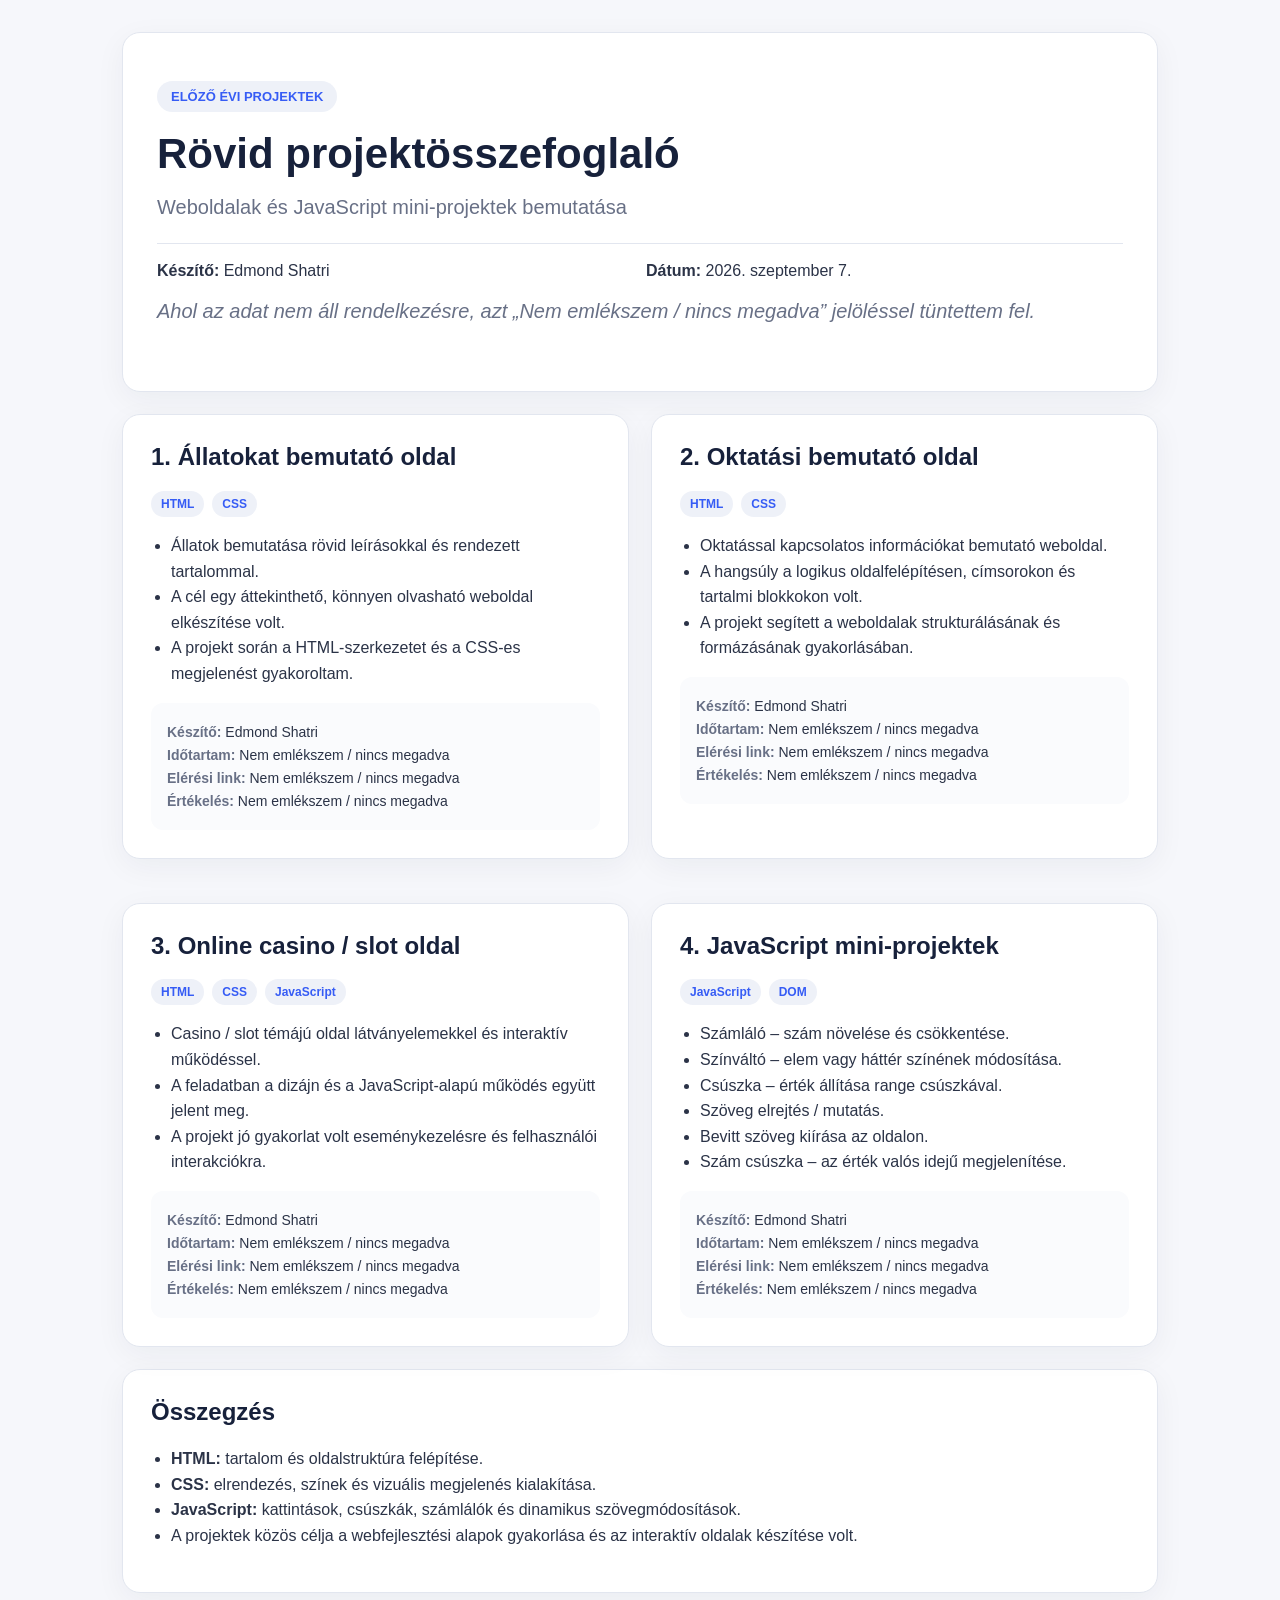
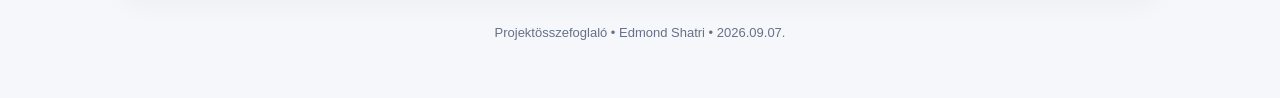
<file: bemutato/index.html>
<!DOCTYPE html>
<html lang="hu">
<head>
<meta charset="UTF-8">
<meta name="viewport" content="width=device-width,initial-scale=1.0">
<title>Projektösszefoglaló – Edmond Shatri</title>
<style>
:root{--blue:#365CF5;--navy:#17213B;--text:#2B3347;--muted:#687086;--bg:#F6F7FB;--card:#fff;--line:#E2E6EF}*{box-sizing:border-box}body{margin:0;font-family:Arial,Helvetica,sans-serif;background:var(--bg);color:var(--text)}main{max-width:1100px;margin:auto;padding:32px}.hero,.card,.summary{background:var(--card);border:1px solid var(--line);border-radius:18px;padding:28px;margin-bottom:22px;box-shadow:0 8px 30px rgba(23,33,59,.05)}.hero{padding:48px 34px}.eyebrow{display:inline-block;background:#EEF1F8;color:var(--blue);font-weight:700;border-radius:999px;padding:8px 14px;font-size:13px}.hero h1{font-size:42px;line-height:1.05;color:var(--navy);margin:20px 0 10px}.hero p{font-size:20px;color:var(--muted)}.meta{margin-top:24px;border-top:1px solid var(--line);padding-top:18px;display:grid;grid-template-columns:repeat(2,minmax(0,1fr));gap:12px}.grid{display:grid;grid-template-columns:repeat(2,minmax(0,1fr));gap:22px}.card h2,.summary h2{color:var(--navy);margin-top:0}.tags{display:flex;gap:8px;flex-wrap:wrap;margin:14px 0}.tag{background:#EEF1F8;color:var(--blue);font-size:12px;font-weight:700;padding:6px 10px;border-radius:999px}.details{background:#FAFBFD;border-radius:12px;padding:14px 16px;margin-top:16px;font-size:14px}.details div{margin:7px 0}.details b{color:var(--muted)}ul{padding-left:20px;line-height:1.6}.note{font-size:13px;color:var(--muted);font-style:italic}.footer{color:var(--muted);text-align:center;font-size:13px;padding:10px 0 26px}@media(max-width:760px){.grid,.meta{grid-template-columns:1fr}.hero h1{font-size:32px}main{padding:18px}}
</style>
</head>
<body>
<main>
<section class="hero">
<span class="eyebrow">ELŐZŐ ÉVI PROJEKTEK</span>
<h1>Rövid projektösszefoglaló</h1>
<p>Weboldalak és JavaScript mini-projektek bemutatása</p>
<div class="meta"><div><b>Készítő:</b> Edmond Shatri</div><div><b>Dátum:</b> 2026. szeptember 7.</div></div>
<p class="note">Ahol az adat nem áll rendelkezésre, azt „Nem emlékszem / nincs megadva” jelöléssel tüntettem fel.</p>
</section>

<section class="grid">
<article class="card">
<h2>1. Állatokat bemutató oldal</h2>
<div class="tags"><span class="tag">HTML</span><span class="tag">CSS</span></div>
<ul><li>Állatok bemutatása rövid leírásokkal és rendezett tartalommal.</li><li>A cél egy áttekinthető, könnyen olvasható weboldal elkészítése volt.</li><li>A projekt során a HTML-szerkezetet és a CSS-es megjelenést gyakoroltam.</li></ul>
<div class="details"><div><b>Készítő:</b> Edmond Shatri</div><div><b>Időtartam:</b> Nem emlékszem / nincs megadva</div><div><b>Elérési link:</b> Nem emlékszem / nincs megadva</div><div><b>Értékelés:</b> Nem emlékszem / nincs megadva</div></div>
</article>

<article class="card">
<h2>2. Oktatási bemutató oldal</h2>
<div class="tags"><span class="tag">HTML</span><span class="tag">CSS</span></div>
<ul><li>Oktatással kapcsolatos információkat bemutató weboldal.</li><li>A hangsúly a logikus oldalfelépítésen, címsorokon és tartalmi blokkokon volt.</li><li>A projekt segített a weboldalak strukturálásának és formázásának gyakorlásában.</li></ul>
<div class="details"><div><b>Készítő:</b> Edmond Shatri</div><div><b>Időtartam:</b> Nem emlékszem / nincs megadva</div><div><b>Elérési link:</b> Nem emlékszem / nincs megadva</div><div><b>Értékelés:</b> Nem emlékszem / nincs megadva</div></div>
</article>

<article class="card">
<h2>3. Online casino / slot oldal</h2>
<div class="tags"><span class="tag">HTML</span><span class="tag">CSS</span><span class="tag">JavaScript</span></div>
<ul><li>Casino / slot témájú oldal látványelemekkel és interaktív működéssel.</li><li>A feladatban a dizájn és a JavaScript-alapú működés együtt jelent meg.</li><li>A projekt jó gyakorlat volt eseménykezelésre és felhasználói interakciókra.</li></ul>
<div class="details"><div><b>Készítő:</b> Edmond Shatri</div><div><b>Időtartam:</b> Nem emlékszem / nincs megadva</div><div><b>Elérési link:</b> Nem emlékszem / nincs megadva</div><div><b>Értékelés:</b> Nem emlékszem / nincs megadva</div></div>
</article>

<article class="card">
<h2>4. JavaScript mini-projektek</h2>
<div class="tags"><span class="tag">JavaScript</span><span class="tag">DOM</span></div>
<ul><li>Számláló – szám növelése és csökkentése.</li><li>Színváltó – elem vagy háttér színének módosítása.</li><li>Csúszka – érték állítása range csúszkával.</li><li>Szöveg elrejtés / mutatás.</li><li>Bevitt szöveg kiírása az oldalon.</li><li>Szám csúszka – az érték valós idejű megjelenítése.</li></ul>
<div class="details"><div><b>Készítő:</b> Edmond Shatri</div><div><b>Időtartam:</b> Nem emlékszem / nincs megadva</div><div><b>Elérési link:</b> Nem emlékszem / nincs megadva</div><div><b>Értékelés:</b> Nem emlékszem / nincs megadva</div></div>
</article>
</section>

<section class="summary"><h2>Összegzés</h2><ul><li><b>HTML:</b> tartalom és oldalstruktúra felépítése.</li><li><b>CSS:</b> elrendezés, színek és vizuális megjelenés kialakítása.</li><li><b>JavaScript:</b> kattintások, csúszkák, számlálók és dinamikus szövegmódosítások.</li><li>A projektek közös célja a webfejlesztési alapok gyakorlása és az interaktív oldalak készítése volt.</li></ul></section>
<div class="footer">Projektösszefoglaló • Edmond Shatri • 2026.09.07.</div>
</main>
</body>
</html>
</file>
